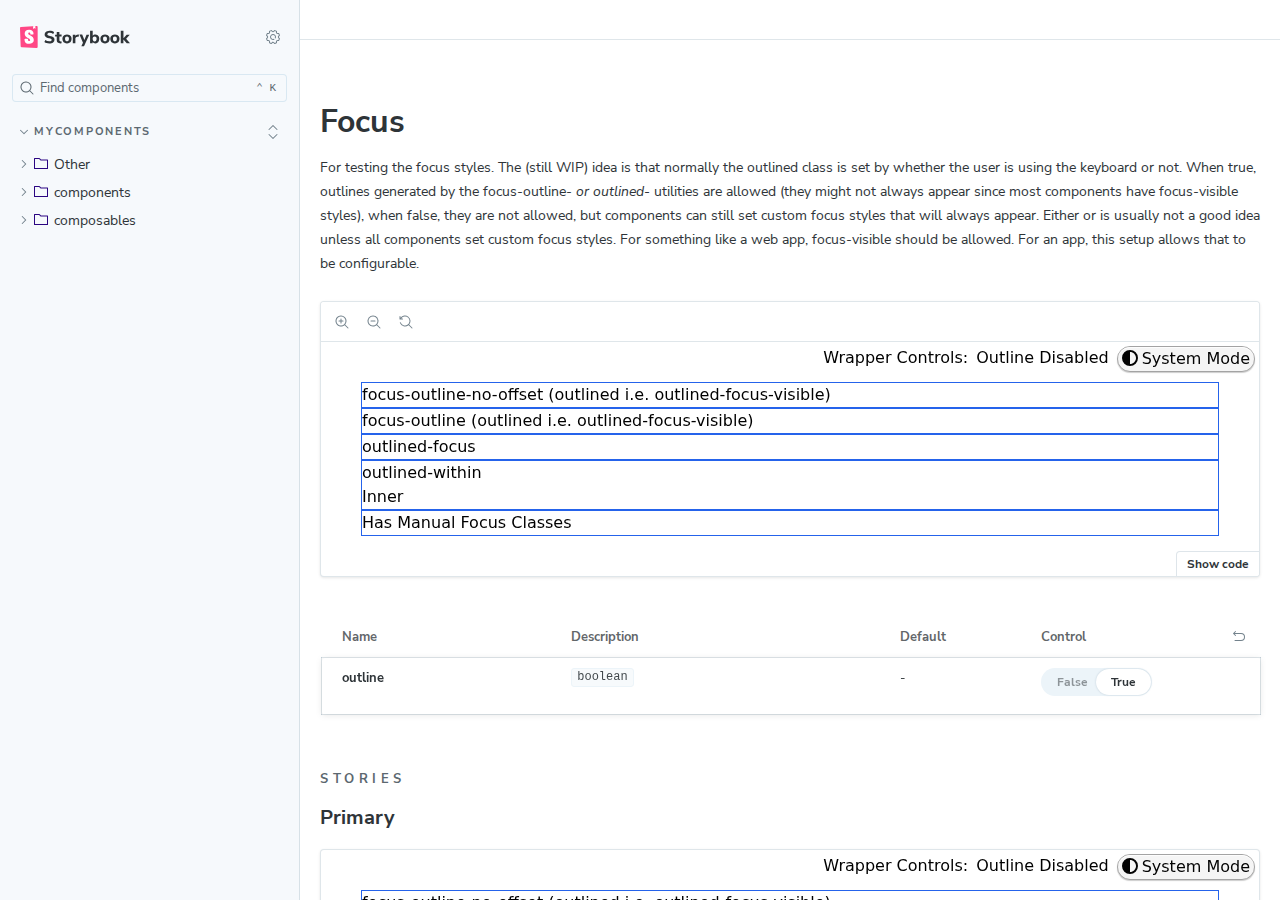
<file: storybook/index.html>
<!DOCTYPE html>
<html lang="en">
  <head>
    <meta charset="utf-8" />

    <title>@storybook/core - Storybook</title>
    <meta name="viewport" content="width=device-width, initial-scale=1, maximum-scale=1" />

    
    <link rel="icon" type="image/svg+xml" href="./favicon.svg" />
    
    <style>
      @font-face {
        font-family: 'Nunito Sans';
        font-style: normal;
        font-weight: 400;
        font-display: swap;
        src: url('./sb-common-assets/nunito-sans-regular.woff2') format('woff2');
      }

      @font-face {
        font-family: 'Nunito Sans';
        font-style: italic;
        font-weight: 400;
        font-display: swap;
        src: url('./sb-common-assets/nunito-sans-italic.woff2') format('woff2');
      }

      @font-face {
        font-family: 'Nunito Sans';
        font-style: normal;
        font-weight: 700;
        font-display: swap;
        src: url('./sb-common-assets/nunito-sans-bold.woff2') format('woff2');
      }

      @font-face {
        font-family: 'Nunito Sans';
        font-style: italic;
        font-weight: 700;
        font-display: swap;
        src: url('./sb-common-assets/nunito-sans-bold-italic.woff2') format('woff2');
      }
    </style>

    <link href="./sb-manager/runtime.js" rel="modulepreload" />

    
    <link href="./sb-addons/storybook-core-core-server-presets-0/common-manager-bundle.js" rel="modulepreload" />
    
    <link href="./sb-addons/links-1/manager-bundle.js" rel="modulepreload" />
    
    <link href="./sb-addons/essentials-controls-2/manager-bundle.js" rel="modulepreload" />
    
    <link href="./sb-addons/essentials-actions-3/manager-bundle.js" rel="modulepreload" />
    
    <link href="./sb-addons/essentials-backgrounds-4/manager-bundle.js" rel="modulepreload" />
    
    <link href="./sb-addons/essentials-viewport-5/manager-bundle.js" rel="modulepreload" />
    
    <link href="./sb-addons/essentials-toolbars-6/manager-bundle.js" rel="modulepreload" />
    
    <link href="./sb-addons/essentials-measure-7/manager-bundle.js" rel="modulepreload" />
    
    <link href="./sb-addons/essentials-outline-8/manager-bundle.js" rel="modulepreload" />
    
    <link href="./sb-addons/chromatic-com-storybook-9/manager-bundle.js" rel="modulepreload" />
    
    <link href="./sb-addons/interactions-10/manager-bundle.js" rel="modulepreload" />
    
    <link href="./sb-addons/storybook-11/manager-bundle.js" rel="modulepreload" />
       

    <style>
      #storybook-root[hidden] {
        display: none !important;
      }
    </style>

    
  </head>
  <body>
    <div id="root"></div>

    
    <script>
      
        
          window['FEATURES'] = {
  "argTypeTargetsV7": true,
  "legacyDecoratorFileOrder": false,
  "disallowImplicitActionsInRenderV8": true,
  "interactionsDebugger": true
};
        
      
        
          window['REFS'] = {};
        
      
        
          window['LOGLEVEL'] = "info";
        
      
        
          window['DOCS_OPTIONS'] = {
  "defaultName": "Docs",
  "autodocs": "tag"
};
        
      
        
          window['CONFIG_TYPE'] = "PRODUCTION";
        
      
        
      
        
      
        
          window['TAGS_OPTIONS'] = {
  "dev-only": {
    "excludeFromDocsStories": true
  },
  "docs-only": {
    "excludeFromSidebar": true
  },
  "test-only": {
    "excludeFromSidebar": true,
    "excludeFromDocsStories": true
  }
};
        
      
        
          window['STORYBOOK_RENDERER'] = "vue3";
        
      
        
          window['STORYBOOK_BUILDER'] = "@storybook/builder-vite";
        
      
        
          window['STORYBOOK_FRAMEWORK'] = "@storybook/vue3-vite";
        
      
    </script>
    

    <script type="module">
      import './sb-manager/globals-runtime.js';
      
      
        import './sb-addons/storybook-core-core-server-presets-0/common-manager-bundle.js';
      
        import './sb-addons/links-1/manager-bundle.js';
      
        import './sb-addons/essentials-controls-2/manager-bundle.js';
      
        import './sb-addons/essentials-actions-3/manager-bundle.js';
      
        import './sb-addons/essentials-backgrounds-4/manager-bundle.js';
      
        import './sb-addons/essentials-viewport-5/manager-bundle.js';
      
        import './sb-addons/essentials-toolbars-6/manager-bundle.js';
      
        import './sb-addons/essentials-measure-7/manager-bundle.js';
      
        import './sb-addons/essentials-outline-8/manager-bundle.js';
      
        import './sb-addons/chromatic-com-storybook-9/manager-bundle.js';
      
        import './sb-addons/interactions-10/manager-bundle.js';
      
        import './sb-addons/storybook-11/manager-bundle.js';
      
      
      import './sb-manager/runtime.js';
    </script>

    
    <link href="./sb-preview/runtime.js" rel="prefetch" as="script" />
    
  </body>
</html>
</file>
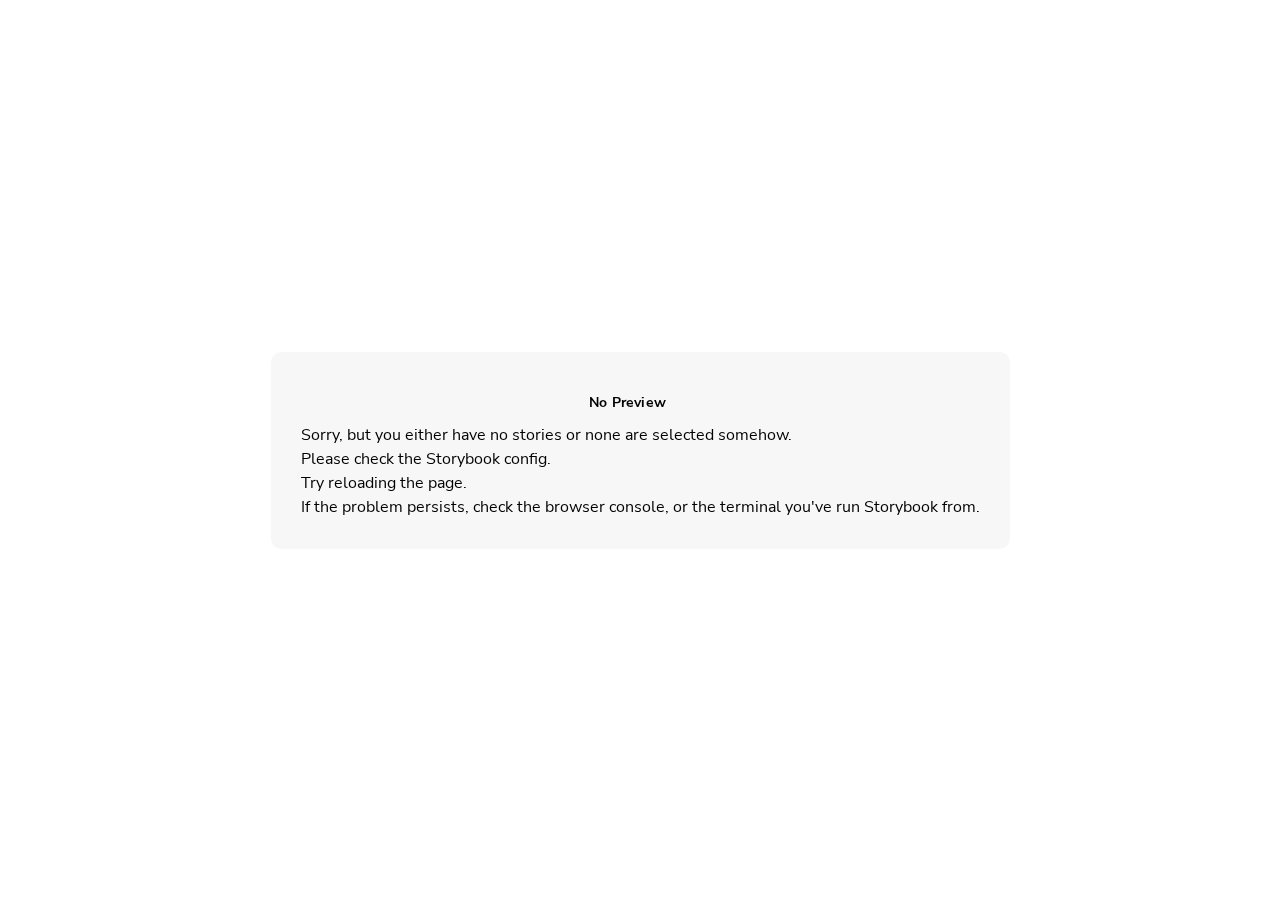
<file: storybook/iframe.html>
<!doctype html>
<!--suppress HtmlUnknownTarget -->
<html lang="en">
  <head>
    <meta charset="utf-8" />
    <title>Storybook</title>
    <meta name="viewport" content="width=device-width, initial-scale=1" />

    <style>
      @font-face {
        font-family: 'Nunito Sans';
        font-style: normal;
        font-weight: 400;
        font-display: swap;
        src: url('./sb-common-assets/nunito-sans-regular.woff2') format('woff2');
      }

      @font-face {
        font-family: 'Nunito Sans';
        font-style: italic;
        font-weight: 400;
        font-display: swap;
        src: url('./sb-common-assets/nunito-sans-italic.woff2') format('woff2');
      }

      @font-face {
        font-family: 'Nunito Sans';
        font-style: normal;
        font-weight: 700;
        font-display: swap;
        src: url('./sb-common-assets/nunito-sans-bold.woff2') format('woff2');
      }

      @font-face {
        font-family: 'Nunito Sans';
        font-style: italic;
        font-weight: 700;
        font-display: swap;
        src: url('./sb-common-assets/nunito-sans-bold-italic.woff2') format('woff2');
      }
    </style>

    <script>
      window.CONFIG_TYPE = 'PRODUCTION';
      window.LOGLEVEL = 'info';
      window.FRAMEWORK_OPTIONS = {};
      window.CHANNEL_OPTIONS = {};
      window.FEATURES = {"argTypeTargetsV7":true,"legacyDecoratorFileOrder":false,"disallowImplicitActionsInRenderV8":true,"interactionsDebugger":true};
      window.STORIES = [{"titlePrefix":"MyComponents","files":"**/*.stories.*","directory":"./src","importPathMatcher":"^\\.[\\\\/](?:src(?:\\/(?!\\.)(?:(?:(?!(?:^|\\/)\\.).)*?)\\/|\\/|$)(?!\\.)(?=.)[^/]*?\\.stories\\.[^/]*?\\/?)$"}];
      window.DOCS_OPTIONS = {"defaultName":"Docs","autodocs":"tag"};
      window.TAGS_OPTIONS = {"dev-only":{"excludeFromDocsStories":true},"docs-only":{"excludeFromSidebar":true},"test-only":{"excludeFromSidebar":true,"excludeFromDocsStories":true}};

      

      // We do this so that "module && module.hot" etc. in Storybook source code
      // doesn't fail (it will simply be disabled)
      window.module = undefined;
      window.global = window;
    </script>
    <base target="_parent" />

<style>
  /* While we aren't showing the main block yet, but still preparing, we want everything the user
     has rendered, which may or may not be in #storybook-root, to be display none */
  .sb-show-preparing-story:not(.sb-show-main) > :not(.sb-preparing-story) {
    display: none;
  }

  .sb-show-preparing-docs:not(.sb-show-main) > :not(.sb-preparing-docs) {
    display: none;
  }

  /* Hide our own blocks when we aren't supposed to be showing them */
  :not(.sb-show-preparing-story) > .sb-preparing-story,
  :not(.sb-show-preparing-docs) > .sb-preparing-docs,
  :not(.sb-show-nopreview) > .sb-nopreview,
  :not(.sb-show-errordisplay) > .sb-errordisplay {
    display: none;
  }

  .sb-show-main.sb-main-centered {
    margin: 0;
    display: flex;
    align-items: center;
    min-height: 100vh;
  }

  .sb-show-main.sb-main-centered #storybook-root {
    box-sizing: border-box;
    margin: auto;
    padding: 1rem;
    max-height: 100%;
    /* Hack for centering correctly in IE11 */
  }

  /* Vertical centering fix for IE11 */
  @media screen and (-ms-high-contrast: none), (-ms-high-contrast: active) {
    .sb-show-main.sb-main-centered:after {
      content: '';
      min-height: inherit;
      font-size: 0;
    }
  }

  .sb-show-main.sb-main-fullscreen {
    margin: 0;
    padding: 0;
    display: block;
  }

  .sb-show-main.sb-main-padded {
    margin: 0;
    padding: 1rem;
    display: block;
    box-sizing: border-box;
  }

  .sb-wrapper {
    position: fixed;
    top: 0;
    bottom: 0;
    left: 0;
    right: 0;
    box-sizing: border-box;

    padding: 40px;
    font-family:
      'Nunito Sans',
      -apple-system,
      '.SFNSText-Regular',
      'San Francisco',
      BlinkMacSystemFont,
      'Segoe UI',
      'Helvetica Neue',
      Helvetica,
      Arial,
      sans-serif;
    -webkit-font-smoothing: antialiased;
    overflow: auto;
  }

  @media (max-width: 700px) {
    .sb-wrapper {
      padding: 20px;
    }
  }

  @media (max-width: 500px) {
    .sb-wrapper {
      padding: 10px;
    }
  }

  .sb-heading {
    font-size: 14px;
    font-weight: 600;
    letter-spacing: 0.2px;
    margin: 10px 0;
    padding-right: 25px;
  }

  .sb-nopreview {
    display: flex;
    align-content: center;
    justify-content: center;
    box-sizing: border-box;
  }

  .sb-nopreview_main {
    margin: auto;
    padding: 30px;
    border-radius: 10px;
    background: rgba(0, 0, 0, 0.03);
  }

  .sb-nopreview_heading {
    text-align: center;
  }

  .sb-errordisplay {
    background: #f6f9fc;
    color: black;
    z-index: 999999;
    width: 100vw;
    min-height: 100vh;
    box-sizing: border-box;

    & ol {
      padding-left: 18px;
      margin: 0;
    }

    & h1 {
      font-family: Nunito Sans;
      font-size: 22px;
      font-weight: 400;
      line-height: 30px;
      font-weight: normal;
      margin: 0;

      &::before {
        content: '';
        display: inline-block;
        width: 12px;
        height: 12px;
        background: #ff4400;
        border-radius: 50%;
        margin-right: 8px;
      }
    }

    & p,
    & ol {
      font-family: Nunito Sans;
      font-size: 14px;
      font-weight: 400;
      line-height: 19px;
      margin: 0;
    }

    & li + li {
      margin: 0;
      padding: 0;
      padding-top: 12px;
    }

    & a {
      color: currentColor;
    }
  }

  .sb-errordisplay_main {
    margin: auto;
    padding: 24px;
    display: flex;
    box-sizing: border-box;

    flex-direction: column;
    min-height: 100%;
    width: 100%;
    border-radius: 6px;
    background: white;
    border: 1px solid #ff0000;
    box-shadow: 0 0 64px rgba(0, 0, 0, 0.1);
    gap: 24px;
  }

  .sb-errordisplay_code {
    padding: 10px;
    flex: 1;
    background: #242424;
    color: #c6c6c6;
    box-sizing: border-box;

    font-size: 14px;
    font-weight: 400;
    line-height: 19px;
    border-radius: 4px;

    font-family: 'Operator Mono', 'Fira Code Retina', 'Fira Code', 'FiraCode-Retina', 'Andale Mono',
      'Lucida Console', Consolas, Monaco, monospace;
    margin: 0;
    overflow: auto;
  }

  .sb-errordisplay pre {
    white-space: pre-wrap;
    white-space: revert;
  }

  @-webkit-keyframes sb-rotate360 {
    from {
      transform: rotate(0deg);
    }

    to {
      transform: rotate(360deg);
    }
  }

  @keyframes sb-rotate360 {
    from {
      transform: rotate(0deg);
    }

    to {
      transform: rotate(360deg);
    }
  }

  @-webkit-keyframes sb-glow {
    0%,
    100% {
      opacity: 1;
    }

    50% {
      opacity: 0.4;
    }
  }

  @keyframes sb-glow {
    0%,
    100% {
      opacity: 1;
    }

    50% {
      opacity: 0.4;
    }
  }

  /* We display the preparing loaders *over* the rendering story */
  .sb-preparing-story,
  .sb-preparing-docs {
    background-color: white;
    /* Maximum possible z-index. It would be better to use stacking contexts to ensure it's always
    on top, but this isn't possible as it would require making CSS changes that could affect user code */
    z-index: 2147483647;
  }

  .sb-loader {
    -webkit-animation: sb-rotate360 0.7s linear infinite;
    animation: sb-rotate360 0.7s linear infinite;
    border-color: rgba(97, 97, 97, 0.29);
    border-radius: 50%;
    border-style: solid;
    border-top-color: #646464;
    border-width: 2px;
    display: inline-block;
    height: 32px;
    left: 50%;
    margin-left: -16px;
    margin-top: -16px;
    mix-blend-mode: difference;
    overflow: hidden;
    position: absolute;
    top: 50%;
    transition: all 200ms ease-out;
    vertical-align: top;
    width: 32px;
    z-index: 4;
  }

  .sb-previewBlock {
    background: #fff;
    border: 1px solid rgba(0, 0, 0, 0.1);
    border-radius: 4px;
    box-shadow: rgba(0, 0, 0, 0.1) 0 1px 3px 0;
    margin: 25px auto 40px;
    max-width: 600px;
  }

  .sb-previewBlock_header {
    align-items: center;
    box-shadow: rgba(0, 0, 0, 0.1) 0 -1px 0 0 inset;
    display: flex;
    gap: 14px;
    height: 40px;
    padding: 0 12px;
  }

  .sb-previewBlock_icon {
    -webkit-animation: sb-glow 1.5s ease-in-out infinite;
    animation: sb-glow 1.5s ease-in-out infinite;
    background: #e6e6e6;
    height: 14px;
    width: 14px;
  }

  .sb-previewBlock_icon:last-child {
    margin-left: auto;
  }

  .sb-previewBlock_body {
    -webkit-animation: sb-glow 1.5s ease-in-out infinite;
    animation: sb-glow 1.5s ease-in-out infinite;
    height: 182px;
    position: relative;
  }

  .sb-argstableBlock {
    border-collapse: collapse;
    border-spacing: 0;
    font-size: 13px;
    line-height: 20px;
    margin: 25px auto 40px;
    max-width: 600px;
    text-align: left;
    width: 100%;
  }

  .sb-argstableBlock th:first-of-type,
  .sb-argstableBlock td:first-of-type {
    padding-left: 20px;
  }

  .sb-argstableBlock th:nth-of-type(2),
  .sb-argstableBlock td:nth-of-type(2) {
    width: 35%;
  }

  .sb-argstableBlock th:nth-of-type(3),
  .sb-argstableBlock td:nth-of-type(3) {
    width: 15%;
  }

  .sb-argstableBlock th:last-of-type,
  .sb-argstableBlock td:last-of-type {
    width: 25%;
    padding-right: 20px;
  }

  .sb-argstableBlock th span,
  .sb-argstableBlock td span {
    -webkit-animation: sb-glow 1.5s ease-in-out infinite;
    animation: sb-glow 1.5s ease-in-out infinite;
    background-color: rgba(0, 0, 0, 0.1);
    border-radius: 0;
    box-shadow: none;
    color: transparent;
  }

  .sb-argstableBlock th {
    padding: 10px 15px;
  }

  .sb-argstableBlock-body {
    border-radius: 4px;
    box-shadow:
      rgba(0, 0, 0, 0.1) 0 1px 3px 1px,
      rgba(0, 0, 0, 0.065) 0 0 0 1px;
  }

  .sb-argstableBlock-body tr {
    background: transparent;
    overflow: hidden;
  }

  .sb-argstableBlock-body tr:not(:first-child) {
    border-top: 1px solid #e6e6e6;
  }

  .sb-argstableBlock-body tr:first-child td:first-child {
    border-top-left-radius: 4px;
  }

  .sb-argstableBlock-body tr:first-child td:last-child {
    border-top-right-radius: 4px;
  }

  .sb-argstableBlock-body tr:last-child td:first-child {
    border-bottom-left-radius: 4px;
  }

  .sb-argstableBlock-body tr:last-child td:last-child {
    border-bottom-right-radius: 4px;
  }

  .sb-argstableBlock-body td {
    background: #fff;
    padding-bottom: 10px;
    padding-top: 10px;
    vertical-align: top;
  }

  .sb-argstableBlock-body td:not(:first-of-type) {
    padding-left: 15px;
    padding-right: 15px;
  }

  .sb-argstableBlock-body button {
    -webkit-animation: sb-glow 1.5s ease-in-out infinite;
    animation: sb-glow 1.5s ease-in-out infinite;
    background-color: rgba(0, 0, 0, 0.1);
    border: 0;
    border-radius: 0;
    box-shadow: none;
    color: transparent;
    display: inline;
    font-size: 12px;
    line-height: 1;
    padding: 10px 16px;
  }

  .sb-argstableBlock-summary {
    margin-top: 4px;
  }

  .sb-argstableBlock-code {
    margin-right: 4px;
    margin-bottom: 4px;
    padding: 2px 5px;
  }
</style>

<script>
  /* globals window */
  /* eslint-disable no-underscore-dangle */
  try {
    if (window.top !== window) {
      window.__REACT_DEVTOOLS_GLOBAL_HOOK__ = window.top.__REACT_DEVTOOLS_GLOBAL_HOOK__;
      window.__VUE_DEVTOOLS_GLOBAL_HOOK__ = window.top.__VUE_DEVTOOLS_GLOBAL_HOOK__;
      window.top.__VUE_DEVTOOLS_CONTEXT__ = window.document;
    }
  } catch (e) {
    // eslint-disable-next-line no-console
    console.warn('unable to connect to top frame for connecting dev tools');
  }
</script>

    <script type="module" crossorigin src="./assets/iframe-C8YNoefG.js"></script>
  </head>

  <body>
    <div class="sb-preparing-story sb-wrapper">
  <div class="sb-loader"></div>
</div>

<div class="sb-preparing-docs sb-wrapper">
  <div class="sb-previewBlock">
    <div class="sb-previewBlock_header">
      <div class="sb-previewBlock_icon"></div>
      <div class="sb-previewBlock_icon"></div>
      <div class="sb-previewBlock_icon"></div>
      <div class="sb-previewBlock_icon"></div>
    </div>
    <div class="sb-previewBlock_body">
      <div class="sb-loader"></div>
    </div>
  </div>
  <table aria-hidden="true" class="sb-argstableBlock">
    <thead class="sb-argstableBlock-head">
      <tr>
        <th><span>Name</span></th>
        <th><span>Description</span></th>
        <th><span>Default</span></th>
        <th><span>Control </span></th>
      </tr>
    </thead>
    <tbody class="sb-argstableBlock-body">
      <tr>
        <td><span>propertyName</span><span title="Required">*</span></td>
        <td>
          <div><span>This is a short description</span></div>
          <div class="sb-argstableBlock-summary">
            <div><span class="sb-argstableBlock-code">summary</span></div>
          </div>
        </td>
        <td>
          <div><span class="sb-argstableBlock-code">defaultValue</span></div>
        </td>
        <td><button>Set string</button></td>
      </tr>
      <tr>
        <td><span>propertyName</span><span>*</span></td>
        <td>
          <div><span>This is a short description</span></div>
          <div class="sb-argstableBlock-summary">
            <div><span class="sb-argstableBlock-code">summary</span></div>
          </div>
        </td>
        <td>
          <div><span class="sb-argstableBlock-code">defaultValue</span></div>
        </td>
        <td><button>Set string</button></td>
      </tr>
      <tr>
        <td><span>propertyName</span><span>*</span></td>
        <td>
          <div><span>This is a short description</span></div>
          <div class="sb-argstableBlock-summary">
            <div><span class="sb-argstableBlock-code">summary</span></div>
          </div>
        </td>
        <td>
          <div><span class="sb-argstableBlock-code">defaultValue</span></div>
        </td>
        <td><button>Set string</button></td>
      </tr>
    </tbody>
  </table>
</div>

<div class="sb-nopreview sb-wrapper">
  <div class="sb-nopreview_main">
    <h1 class="sb-nopreview_heading sb-heading">No Preview</h1>
    <p>Sorry, but you either have no stories or none are selected somehow.</p>
    <ul>
      <li>Please check the Storybook config.</li>
      <li>Try reloading the page.</li>
    </ul>
    <p>
      If the problem persists, check the browser console, or the terminal you've run Storybook from.
    </p>
  </div>
</div>

<div class="sb-errordisplay sb-wrapper">
  <div class="sb-errordisplay_main">
    <h1 id="error-message"></h1>
    <p>
      The component failed to render properly, likely due to a configuration issue in Storybook.
      Here are some common causes and how you can address them:
    </p>
    <ol>
      <li>
        <strong>Missing Context/Providers</strong>: You can use decorators to supply specific
        contexts or providers, which are sometimes necessary for components to render correctly. For
        detailed instructions on using decorators, please visit the
        <a href="https://storybook.js.org/docs/react/writing-stories/decorators"
          >Decorators documentation</a
        >.
      </li>
      <li>
        <strong>Misconfigured Webpack or Vite</strong>: Verify that Storybook picks up all necessary
        settings for loaders, plugins, and other relevant parameters. You can find step-by-step
        guides for configuring
        <a href="https://storybook.js.org/docs/builders/webpack">Webpack</a> or
        <a href="https://storybook.js.org/docs/builders/vite">Vite</a>
        with Storybook.
      </li>
      <li>
        <strong>Missing Environment Variables</strong>: Your Storybook may require specific
        environment variables to function as intended. You can set up custom environment variables
        as outlined in the
        <a href="https://storybook.js.org/docs/configure/environment-variables"
          >Environment Variables documentation</a
        >.
      </li>
    </ol>
    <pre class="sb-errordisplay_code"><code id="error-stack"></code></pre>
  </div>
</div>

    <div id="storybook-root"></div>
    <div id="storybook-docs"></div>
  </body>
</html>
</file>
